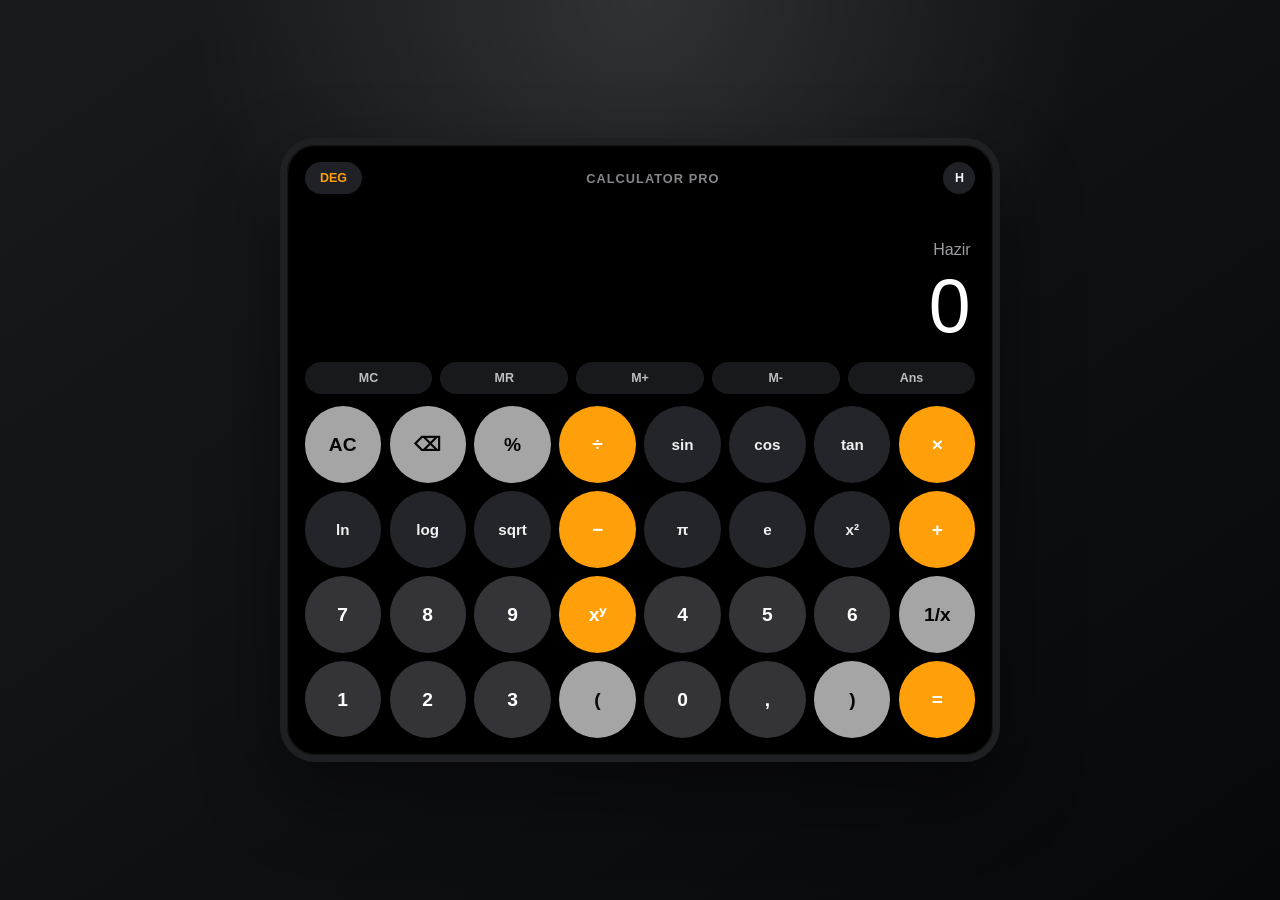
<file: task1-calculator/index.html>
<!DOCTYPE html>
<html lang="tr">
<head>
    <meta charset="UTF-8">
    <meta name="viewport" content="width=device-width, initial-scale=1.0">
    <title>Gelismis Hesap Makinesi</title>
    <link rel="stylesheet" href="styles.css">
</head>
<body>
    <main class="phone-shell" aria-label="Gelismis hesap makinesi arayuzu">
        <section class="calculator" aria-label="Bilimsel hesap makinesi">
            <header class="top-bar">
                <button class="mode-chip" type="button" data-action="toggle-angle" aria-label="Derece radyan degistir">DEG</button>
                <span class="brand">Calculator Pro</span>
                <button class="icon-button" type="button" data-action="toggle-history" aria-label="Gecmis">H</button>
            </header>

            <section class="screen" aria-label="Hesap ekrani">
                <div id="historyPanel" class="history-panel" aria-label="Islem gecmisi"></div>
                <div id="expression" class="expression" aria-live="polite">0</div>
                <output id="display" class="display" aria-live="polite">0</output>
            </section>

            <div class="memory-row" aria-label="Hafiza tuslari">
                <button type="button" data-action="memory-clear">MC</button>
                <button type="button" data-action="memory-recall">MR</button>
                <button type="button" data-action="memory-add">M+</button>
                <button type="button" data-action="memory-subtract">M-</button>
                <button type="button" data-action="answer">Ans</button>
            </div>

            <div class="keys" aria-label="Hesap makinesi tuslari">
                <button class="key utility" type="button" data-action="clear">AC</button>
                <button class="key utility" type="button" data-action="backspace">⌫</button>
                <button class="key utility" type="button" data-action="percent">%</button>
                <button class="key operator" type="button" data-insert="/">÷</button>

                <button class="key scientific" type="button" data-function="sin">sin</button>
                <button class="key scientific" type="button" data-function="cos">cos</button>
                <button class="key scientific" type="button" data-function="tan">tan</button>
                <button class="key operator" type="button" data-insert="*">×</button>

                <button class="key scientific" type="button" data-function="ln">ln</button>
                <button class="key scientific" type="button" data-function="log">log</button>
                <button class="key scientific" type="button" data-function="sqrt">sqrt</button>
                <button class="key operator" type="button" data-insert="-">−</button>

                <button class="key scientific" type="button" data-insert="pi">π</button>
                <button class="key scientific" type="button" data-insert="e">e</button>
                <button class="key scientific" type="button" data-action="square">x²</button>
                <button class="key operator" type="button" data-insert="+">+</button>

                <button class="key" type="button" data-insert="7">7</button>
                <button class="key" type="button" data-insert="8">8</button>
                <button class="key" type="button" data-insert="9">9</button>
                <button class="key operator" type="button" data-insert="^">xʸ</button>

                <button class="key" type="button" data-insert="4">4</button>
                <button class="key" type="button" data-insert="5">5</button>
                <button class="key" type="button" data-insert="6">6</button>
                <button class="key utility" type="button" data-action="inverse">1/x</button>

                <button class="key" type="button" data-insert="1">1</button>
                <button class="key" type="button" data-insert="2">2</button>
                <button class="key" type="button" data-insert="3">3</button>
                <button class="key utility" type="button" data-insert="(">(</button>

                <button class="key zero" type="button" data-insert="0">0</button>
                <button class="key" type="button" data-action="decimal">,</button>
                <button class="key utility" type="button" data-insert=")">)</button>
                <button class="key equals" type="button" data-action="equals">=</button>
            </div>
        </section>
    </main>

    <script src="script.js"></script>
</body>
</html>
</file>
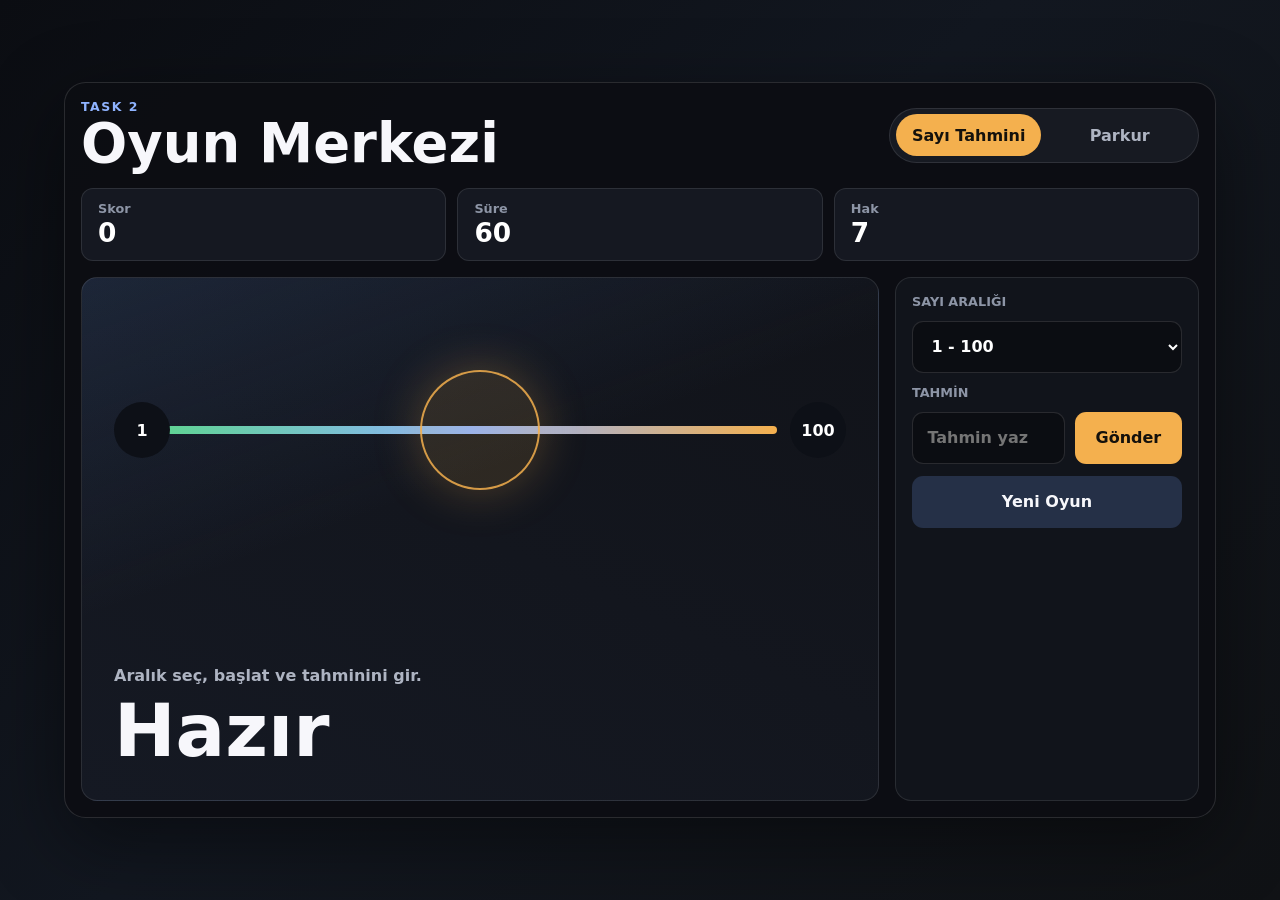
<file: task2-number-guessing-game/index.html>
<!DOCTYPE html>
<html lang="tr">
<head>
    <meta charset="UTF-8">
    <meta name="viewport" content="width=device-width, initial-scale=1.0">
    <title>Task 2 - Oyun Merkezi</title>
    <link rel="stylesheet" href="styles.css">
</head>
<body>
    <main class="app-shell">
        <section class="game-panel" aria-label="Task 2 oyun arayuzu">
            <header class="app-header">
                <div>
                    <p class="eyebrow">Task 2</p>
                    <h1>Oyun Merkezi</h1>
                </div>
                <div class="mode-switch" role="tablist" aria-label="Oyun modu secimi">
                    <button class="mode-button is-active" type="button" data-mode="guess" role="tab" aria-selected="true">Sayı Tahmini</button>
                    <button class="mode-button" type="button" data-mode="parkour" role="tab" aria-selected="false">Parkur</button>
                </div>
            </header>

            <section class="stats-strip" aria-label="Oyun bilgileri">
                <div>
                    <span>Skor</span>
                    <strong id="scoreValue">0</strong>
                </div>
                <div>
                    <span>Süre</span>
                    <strong id="timeValue">60</strong>
                </div>
                <div>
                    <span>Hak</span>
                    <strong id="attemptValue">7</strong>
                </div>
            </section>

            <section id="guessMode" class="mode-view is-active" aria-label="Sayi tahmin modu">
                <div class="playfield guess-field">
                    <div class="range-track" aria-hidden="true">
                        <span class="range-start">1</span>
                        <div class="target-pulse"></div>
                        <span id="rangeEnd" class="range-end">100</span>
                    </div>
                    <div class="feedback-zone">
                        <p id="guessStatus" class="status-text">Aralık seç, başlat ve tahminini gir.</p>
                        <strong id="guessResult" class="result-text">Hazır</strong>
                    </div>
                </div>

                <div class="control-surface">
                    <label class="field-label" for="rangeSelect">Sayı aralığı</label>
                    <select id="rangeSelect">
                        <option value="100">1 - 100</option>
                        <option value="1000">1 - 1000</option>
                    </select>

                    <label class="field-label" for="guessInput">Tahmin</label>
                    <div class="input-row">
                        <input id="guessInput" type="number" min="1" max="100" placeholder="Tahmin yaz" inputmode="numeric">
                        <button id="guessButton" class="primary-button" type="button">Gönder</button>
                    </div>

                    <button id="startGuessButton" class="secondary-button" type="button">Yeni Oyun</button>
                </div>
            </section>

            <section id="parkourMode" class="mode-view" aria-label="Matematik parkur modu">
                <div class="playfield parkour-field">
                    <div class="skyline" aria-hidden="true"></div>
                    <div class="course" aria-hidden="true">
                        <div class="runner" id="runner"></div>
                        <div class="platform platform-1"></div>
                        <div class="platform platform-2"></div>
                        <div class="platform platform-3"></div>
                        <div class="platform platform-4"></div>
                        <div class="finish-line"></div>
                    </div>
                    <div class="question-board">
                        <span id="parkourLevel">Engel 1 / 8</span>
                        <strong id="mathQuestion">Oyunu başlat</strong>
                    </div>
                </div>

                <div class="control-surface">
                    <p id="parkourStatus" class="status-text">Doğru cevap verdikçe koşucu parkurda ilerler.</p>
                    <label class="field-label" for="answerInput">Cevap</label>
                    <div class="input-row">
                        <input id="answerInput" type="number" placeholder="Sonuç" inputmode="numeric">
                        <button id="answerButton" class="primary-button" type="button">Zıpla</button>
                    </div>
                    <button id="startParkourButton" class="secondary-button" type="button">Parkuru Başlat</button>
                </div>
            </section>
        </section>
    </main>

    <script src="script.js"></script>
</body>
</html>
</file>
<file: task1-calculator/styles.css>
:root {
    color-scheme: dark;
    font-family: -apple-system, BlinkMacSystemFont, "Segoe UI", sans-serif;
    background: #101113;
    color: #f5f5f7;
}

* {
    box-sizing: border-box;
}

body {
    min-height: 100vh;
    margin: 0;
    display: grid;
    place-items: center;
    background: radial-gradient(circle at 50% 0%, rgba(255, 255, 255, 0.12), transparent 28rem), linear-gradient(145deg, #191a1e, #07080a);
}

button {
    border: 0;
    font: inherit;
}

.phone-shell {
    width: min(100vw, 30rem);
    padding: 1rem;
}

.calculator {
    width: 100%;
    min-height: min(52rem, calc(100vh - 2rem));
    padding: 1.1rem;
    display: grid;
    grid-template-rows: auto minmax(9rem, 1fr) auto auto;
    gap: 0.75rem;
    border: 0.45rem solid #1f2024;
    border-radius: 2.75rem;
    background: #000;
    box-shadow: 0 2rem 5rem rgba(0, 0, 0, 0.45), inset 0 0 0 0.08rem rgba(255, 255, 255, 0.08);
}

.top-bar,
.memory-row {
    display: grid;
    align-items: center;
    gap: 0.5rem;
}

.top-bar {
    grid-template-columns: auto 1fr auto;
    min-height: 2rem;
}

.brand {
    color: #85858a;
    font-size: 0.8rem;
    font-weight: 600;
    letter-spacing: 0.08em;
    text-align: center;
    text-transform: uppercase;
}

.mode-chip,
.icon-button,
.memory-row button {
    min-height: 2rem;
    border-radius: 999rem;
    background: #202126;
    color: #f5f5f7;
    cursor: pointer;
    font-size: 0.78rem;
    font-weight: 700;
}

.mode-chip {
    min-width: 3.6rem;
    color: #ff9f0a;
}

.icon-button {
    width: 2rem;
}

.screen {
    min-width: 0;
    display: grid;
    align-content: end;
    gap: 0.35rem;
    padding: 0.25rem 0.3rem 0.4rem;
}

.history-panel {
    max-height: 5.6rem;
    overflow: auto;
    color: #85858a;
    display: none;
    font-size: 0.8rem;
    line-height: 1.35;
    text-align: right;
}

.history-panel.is-visible {
    display: block;
}

.history-item {
    padding: 0.15rem 0;
    border-bottom: 0.06rem solid rgba(255, 255, 255, 0.08);
}

.expression {
    min-height: 1.4rem;
    overflow: hidden;
    color: #9c9ca2;
    font-size: 1rem;
    letter-spacing: 0;
    text-align: right;
    text-overflow: ellipsis;
    white-space: nowrap;
}

.display {
    min-width: 0;
    overflow: hidden;
    color: #fff;
    font-size: clamp(2.6rem, 11vw, 4.7rem);
    font-weight: 300;
    line-height: 1;
    letter-spacing: 0;
    text-align: right;
    text-overflow: ellipsis;
    white-space: nowrap;
}

.memory-row {
    grid-template-columns: repeat(5, minmax(0, 1fr));
}

.memory-row button {
    background: #18191d;
    color: #bdbdc2;
}

.keys {
    display: grid;
    grid-template-columns: repeat(4, minmax(0, 1fr));
    gap: 0.55rem;
}

.key {
    display: grid;
    place-items: center;
    width: 100%;
    min-height: 3.25rem;
    aspect-ratio: 1;
    border-radius: 999rem;
    background: #333338;
    color: #fff;
    cursor: pointer;
    font-size: clamp(1rem, 4.5vw, 1.55rem);
    font-weight: 600;
    line-height: 1;
    transition: filter 140ms ease, transform 120ms ease;
    user-select: none;
}

.key:hover,
.memory-row button:hover,
.mode-chip:hover,
.icon-button:hover {
    filter: brightness(1.22);
}

.key:active,
.memory-row button:active,
.mode-chip:active,
.icon-button:active {
    transform: scale(0.96);
    filter: brightness(1.35);
}

.utility {
    background: #a5a5a5;
    color: #050505;
}

.scientific {
    background: #24252a;
    color: #f0f0f2;
    font-size: clamp(0.82rem, 3.7vw, 1.08rem);
}

.operator,
.equals {
    background: #ff9f0a;
    color: #fff;
}

.zero {
    grid-column: span 1;
}

@media (min-width: 52rem) {
    .phone-shell {
        width: min(100vw, 47rem);
    }

    .calculator {
        min-height: auto;
        border-radius: 2.2rem;
    }

    .keys {
        grid-template-columns: repeat(8, minmax(0, 1fr));
    }

    .key {
        min-height: 3.7rem;
        font-size: 1.2rem;
    }

    .scientific {
        font-size: 0.95rem;
    }
}

@media (max-width: 26rem) {
    .phone-shell {
        padding: 0.45rem;
    }

    .calculator {
        min-height: calc(100vh - 0.9rem);
        border-radius: 2.15rem;
        padding: 0.85rem;
    }

    .keys {
        gap: 0.45rem;
    }

    .key {
        min-height: 2.75rem;
    }
}
</file>
<file: task2-number-guessing-game/styles.css>
:root {
    color-scheme: dark;
    font-family: Inter, ui-sans-serif, system-ui, -apple-system, BlinkMacSystemFont, "Segoe UI", sans-serif;
    background: #0b0d12;
    color: #f7f7fb;
}

* { box-sizing: border-box; }

body {
    min-height: 100vh;
    margin: 0;
    background: linear-gradient(135deg, #0b0d12 0%, #121720 46%, #101215 100%);
}

button, input, select { font: inherit; }
button { border: 0; }

.app-shell {
    min-height: 100vh;
    display: grid;
    place-items: center;
    padding: 1rem;
}

.game-panel {
    width: min(72rem, 100%);
    min-height: min(46rem, calc(100vh - 2rem));
    display: grid;
    grid-template-rows: auto auto 1fr;
    gap: 1rem;
    padding: 1rem;
    border: 0.0625rem solid rgba(255, 255, 255, 0.12);
    border-radius: 1.35rem;
    background: rgba(12, 14, 19, 0.92);
    box-shadow: 0 1.5rem 5rem rgba(0, 0, 0, 0.45);
}

.app-header {
    display: grid;
    grid-template-columns: 1fr auto;
    gap: 1rem;
    align-items: center;
}

.eyebrow {
    margin: 0 0 0.2rem;
    color: #8fb3ff;
    font-size: 0.78rem;
    font-weight: 800;
    letter-spacing: 0.12em;
    text-transform: uppercase;
}

h1 {
    margin: 0;
    font-size: clamp(1.8rem, 5vw, 3.4rem);
    line-height: 1;
    letter-spacing: 0;
}

.mode-switch {
    display: grid;
    grid-template-columns: repeat(2, minmax(0, 1fr));
    gap: 0.35rem;
    min-width: min(26rem, 100%);
    padding: 0.35rem;
    border: 0.0625rem solid rgba(255, 255, 255, 0.1);
    border-radius: 999rem;
    background: #171a22;
}

.mode-button {
    min-height: 2.65rem;
    padding: 0 1rem;
    border-radius: 999rem;
    background: transparent;
    color: #aeb4c2;
    cursor: pointer;
    font-weight: 800;
}

.mode-button.is-active {
    background: #f4b04e;
    color: #14110c;
}

.stats-strip {
    display: grid;
    grid-template-columns: repeat(3, minmax(0, 1fr));
    gap: 0.7rem;
}

.stats-strip div {
    min-height: 4.4rem;
    display: grid;
    align-content: center;
    gap: 0.25rem;
    padding: 0.8rem 1rem;
    border: 0.0625rem solid rgba(255, 255, 255, 0.1);
    border-radius: 0.75rem;
    background: #151821;
}

.stats-strip span {
    color: #8d95a6;
    font-size: 0.8rem;
    font-weight: 700;
}

.stats-strip strong {
    color: #fff;
    font-size: 1.65rem;
    line-height: 1;
}

.mode-view {
    display: none;
    grid-template-columns: minmax(0, 1.45fr) minmax(19rem, 0.55fr);
    gap: 1rem;
    min-height: 0;
}

.mode-view.is-active { display: grid; }

.playfield {
    position: relative;
    min-height: 29rem;
    overflow: hidden;
    border: 0.0625rem solid rgba(255, 255, 255, 0.1);
    border-radius: 1rem;
    background: #141821;
}

.guess-field {
    display: grid;
    align-items: center;
    padding: 2rem;
    background: linear-gradient(160deg, rgba(65, 97, 150, 0.22), transparent 42%), linear-gradient(25deg, #151923, #111319);
}

.range-track {
    position: relative;
    height: 8rem;
    display: grid;
    grid-template-columns: auto 1fr auto;
    align-items: center;
    gap: 1rem;
}

.range-track::before {
    content: "";
    position: absolute;
    left: 3.2rem;
    right: 4.3rem;
    height: 0.5rem;
    border-radius: 999rem;
    background: linear-gradient(90deg, #60d394, #8fb3ff, #f4b04e);
}

.range-start, .range-end {
    z-index: 1;
    display: grid;
    place-items: center;
    width: 3.5rem;
    height: 3.5rem;
    border-radius: 999rem;
    background: #0d1017;
    color: #fff;
    font-weight: 900;
}

.target-pulse {
    z-index: 1;
    justify-self: center;
    width: 7.5rem;
    height: 7.5rem;
    border: 0.18rem solid rgba(244, 176, 78, 0.85);
    border-radius: 999rem;
    background: rgba(244, 176, 78, 0.12);
    box-shadow: 0 0 3rem rgba(244, 176, 78, 0.28);
    animation: pulse 1.8s ease-in-out infinite;
}

.feedback-zone {
    align-self: end;
    display: grid;
    gap: 0.45rem;
}

.status-text {
    margin: 0;
    color: #aeb4c2;
    font-weight: 650;
    line-height: 1.45;
}

.result-text {
    font-size: clamp(2rem, 7vw, 4.6rem);
    line-height: 1;
    color: #f7f7fb;
}

.control-surface {
    display: grid;
    align-content: start;
    gap: 0.75rem;
    padding: 1rem;
    border: 0.0625rem solid rgba(255, 255, 255, 0.1);
    border-radius: 1rem;
    background: #11141b;
}

.field-label {
    color: #8d95a6;
    font-size: 0.8rem;
    font-weight: 800;
    text-transform: uppercase;
}

select, input {
    width: 100%;
    min-height: 3.25rem;
    border: 0.0625rem solid rgba(255, 255, 255, 0.12);
    border-radius: 0.7rem;
    background: #0b0d12;
    color: #fff;
    outline: none;
    padding: 0 0.9rem;
    font-weight: 800;
}

select:focus, input:focus {
    border-color: #8fb3ff;
    box-shadow: 0 0 0 0.18rem rgba(143, 179, 255, 0.18);
}

.input-row {
    display: grid;
    grid-template-columns: 1fr auto;
    gap: 0.6rem;
}

.primary-button, .secondary-button {
    min-height: 3.25rem;
    border-radius: 0.7rem;
    cursor: pointer;
    font-weight: 900;
}

.primary-button {
    min-width: 6.7rem;
    background: #f4b04e;
    color: #14110c;
}

.secondary-button {
    width: 100%;
    background: #253047;
    color: #f7f7fb;
}

.parkour-field {
    background: linear-gradient(180deg, #1a2540 0%, #151b27 54%, #101215 100%);
}

.skyline {
    position: absolute;
    inset: auto 0 5.8rem;
    height: 10rem;
    opacity: 0.45;
    background: linear-gradient(to top, #0d1017 0 42%, transparent 42% 100%) 4% 100% / 8% 65% no-repeat, linear-gradient(to top, #0d1017 0 55%, transparent 55% 100%) 18% 100% / 10% 82% no-repeat, linear-gradient(to top, #0d1017 0 48%, transparent 48% 100%) 36% 100% / 7% 72% no-repeat, linear-gradient(to top, #0d1017 0 63%, transparent 63% 100%) 58% 100% / 11% 90% no-repeat, linear-gradient(to top, #0d1017 0 45%, transparent 45% 100%) 76% 100% / 8% 68% no-repeat, linear-gradient(to top, #0d1017 0 52%, transparent 52% 100%) 92% 100% / 9% 78% no-repeat;
}

.course {
    position: absolute;
    inset: 0;
}

.runner {
    --runner-left: 8%;
    --runner-bottom: 6.8rem;
    position: absolute;
    left: var(--runner-left);
    bottom: var(--runner-bottom);
    width: 2rem;
    height: 2.8rem;
    border-radius: 1rem 1rem 0.45rem 0.45rem;
    background: #60d394;
    box-shadow: 0 0 1.2rem rgba(96, 211, 148, 0.48);
    transition: left 520ms cubic-bezier(0.2, 0.8, 0.2, 1), bottom 520ms cubic-bezier(0.2, 0.8, 0.2, 1), transform 260ms ease;
}

.runner::before {
    content: "";
    position: absolute;
    left: 0.35rem;
    top: -1.05rem;
    width: 1.3rem;
    height: 1.3rem;
    border-radius: 999rem;
    background: #f7f7fb;
}

.runner.is-jumping { transform: translateY(-3.8rem); }

.platform, .finish-line {
    position: absolute;
    bottom: 5.1rem;
    height: 1.15rem;
    border-radius: 999rem;
    background: #f4b04e;
}

.platform-1 { left: 5%; width: 16%; }
.platform-2 { left: 28%; width: 14%; bottom: 7rem; }
.platform-3 { left: 51%; width: 15%; bottom: 6rem; }
.platform-4 { left: 74%; width: 13%; bottom: 8rem; }

.finish-line {
    right: 5%;
    width: 0.5rem;
    height: 9rem;
    bottom: 5rem;
    background: repeating-linear-gradient(0deg, #f7f7fb 0 0.8rem, #11141b 0.8rem 1.6rem);
}

.question-board {
    position: absolute;
    left: 1rem;
    right: 1rem;
    top: 1rem;
    display: grid;
    gap: 0.35rem;
    padding: 1rem;
    border: 0.0625rem solid rgba(255, 255, 255, 0.12);
    border-radius: 0.9rem;
    background: rgba(11, 13, 18, 0.72);
    backdrop-filter: blur(0.4rem);
}

.question-board span {
    color: #8fb3ff;
    font-size: 0.8rem;
    font-weight: 850;
    text-transform: uppercase;
}

.question-board strong {
    color: #fff;
    font-size: clamp(1.8rem, 6vw, 3.6rem);
    line-height: 1;
}

@keyframes pulse {
    0%, 100% { transform: scale(0.94); }
    50% { transform: scale(1.04); }
}

@media (max-width: 52rem) {
    .app-header, .mode-view { grid-template-columns: 1fr; }
    .mode-switch { min-width: 0; }
    .playfield { min-height: 22rem; }
}

@media (max-width: 34rem) {
    .app-shell { padding: 0.5rem; }
    .game-panel { min-height: calc(100vh - 1rem); padding: 0.75rem; border-radius: 1rem; }
    .stats-strip { gap: 0.45rem; }
    .stats-strip div { min-height: 3.8rem; padding: 0.65rem; }
    .stats-strip strong { font-size: 1.35rem; }
    .input-row { grid-template-columns: 1fr; }
    .primary-button { width: 100%; }
}
</file>
